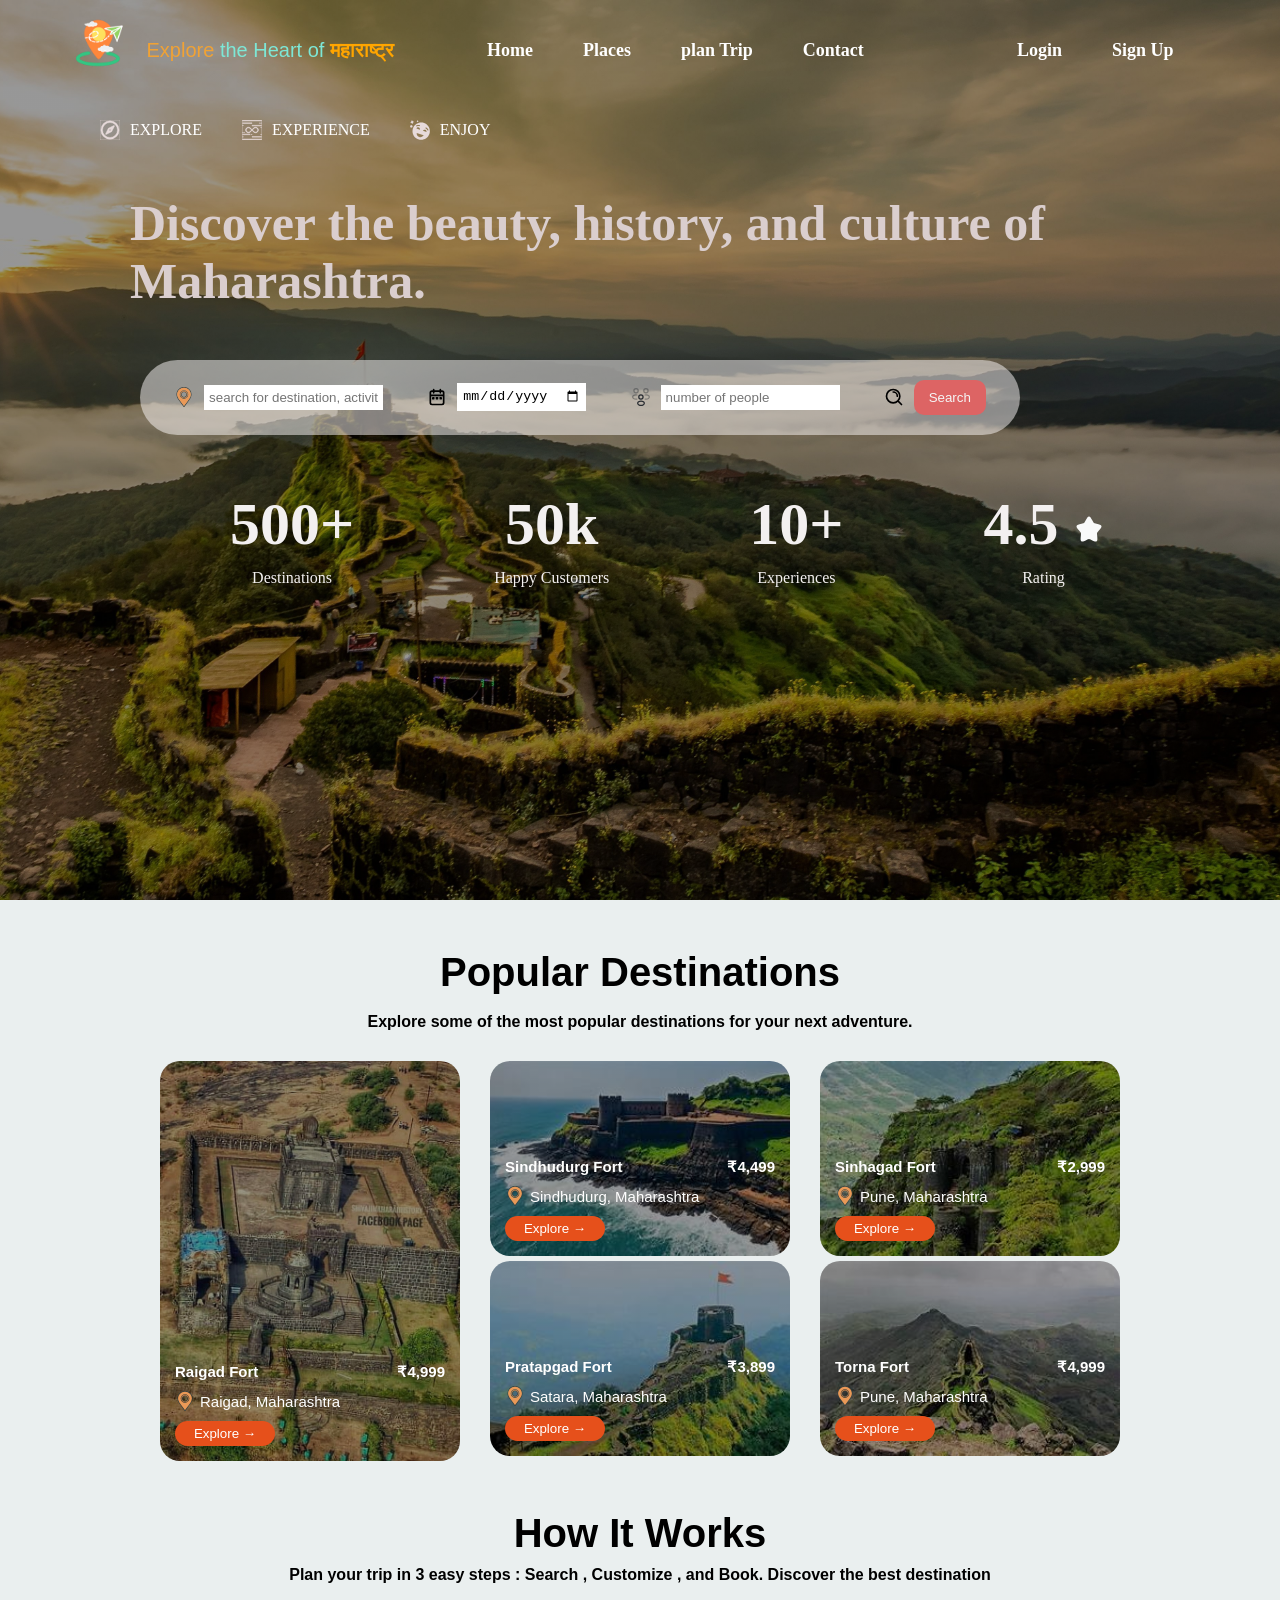
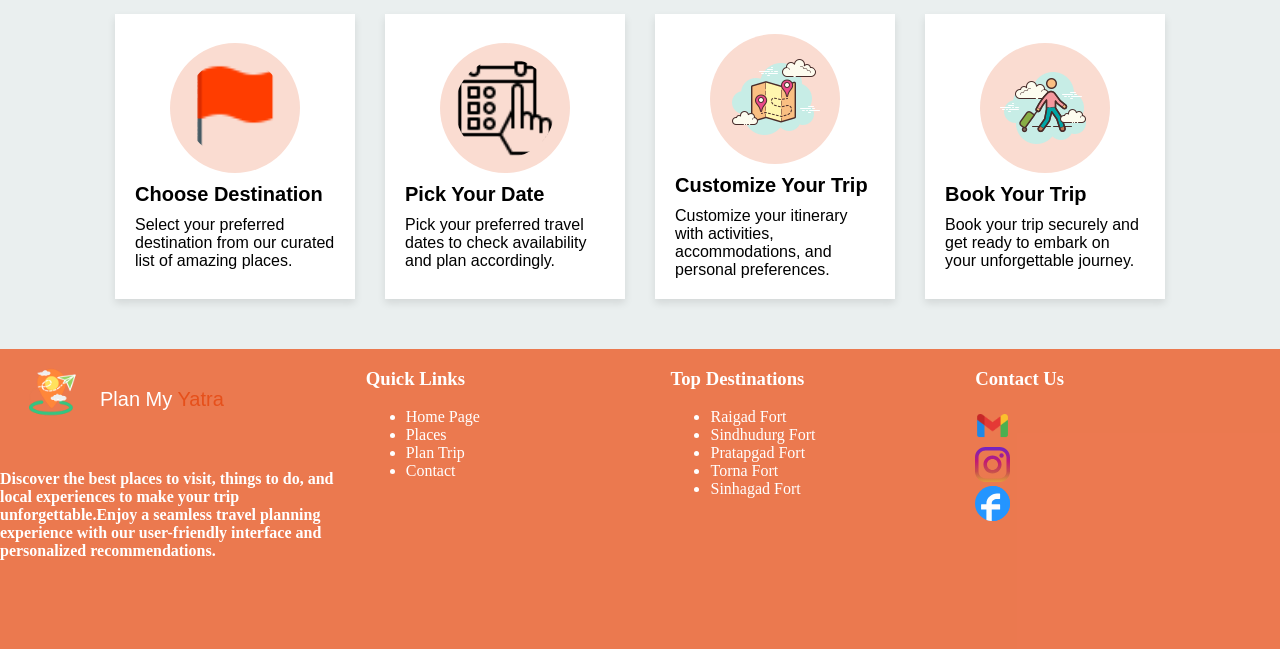
<file: index.html>
<!doctype html>
<html>
  <head>
    <title>Home</title>
    <link rel="stylesheet" href="./css/style.css" />
    <link rel="stylesheet" href="./css/navbar.css" />
    <link rel="stylesheet" href="./css/home.css" />
    <link rel="stylesheet"  href="./css/footer.css"/>
    
  </head>
  <body>
    <div class="main-hero-section">
      <!-- Navbar -->
      <div class="main-container">
        <div class="img-container">
          <img
            src="./images/main-logo-img-4.png"
            alt="logo"
            class="main-logo-img"
          />
          <h1 class="website-name">
            <span style="color: rgb(240, 162, 53)">Explore</span>
            <span style="color: rgb(125, 231, 214)">the Heart of</span>
            <span style="color: orange"><b> महाराष्ट्र</b></span>
          </h1>
        </div>
        <div class="nav-menu">
          <a href="./index.html" class="menu">Home</a>
          <a href="./pages/places.html" class="menu">Places</a>
          <a href="./pages/plan-trip.html" class="menu">plan Trip</a>
          <a href="./pages/contact.html" class="menu">Contact</a>
        </div>
        <div class="nav-menu">
            <a href="./pages/login.html" class="menu">Login</a>
            <a href="./pages/signup.html" class="menu">Sign Up</a>
        </div>
       
      </div>

      <!-- Main Content -->
      <div class="main-content">
        <div class="highlighted-main-content">
          <span class="highlighted-words">
            <img src="./images/explore-icon.svg" height="20px" alt="Explore" />
            EXPLORE
          </span>
          <span class="highlighted-words">
            <img
              src="./images/experience-icon.svg"
              height="20px"
              alt="Experience"
            />
            EXPERIENCE
          </span>
          <span class="highlighted-words">
            <img src="./images/enjoy-icon.svg" height="20px" alt="Enjoy" />
            ENJOY
          </span>
        </div>
        <div class="sub-content">
          <h1>Discover the beauty, history, and culture of Maharashtra.</h1>
        </div>

        <div class="destination-container">
          <div class="destination-container-icons">
            <img src="./images/location-icon.svg" height="20px" alt="Search" />
            <input
              class="input-container"
              type="text"
              placeholder="search for destination, activities, or experiences"
            />
          </div>

          <div class="destination-container-icons">
            <img src="./images/date-icon.svg" height="20px" alt="Calendar" />
            <input class="input-container" type="date" />
          </div>

          <div class="destination-container-icons">
            <img src="./images/people-icon.svg" height="20px" alt="People" />
            <input
              class="input-container"
              type="number"
              placeholder="number of people"
            />
          </div>

          <div class="destination-container-icons">
            <img src="./images/search-icon.svg" height="20px" alt="Search" />
            <button class="btn-search">Search</button>
          </div>
        </div>
        <div class="statistics-container">

          <div  class="statistics-value"> 
           <span class="statistics-number"> 500+ </span> 
           <span>Destinations</span> 
          </div>

          <div  class="statistics-value">
            <span class="statistics-number">50k</span>
            <span> Happy Customers</span>
          </div>

          <div class="statistics-value">
            <span class="statistics-number">10+</span>
            <span> Experiences</span>
          </div>

          <div  class="statistics-value">
            <span class="statistics-number">4.5 <img src="./images/star-icon.svg" height="30px"/> </span>
            <span> Rating</span>
          </div>
        </div>
      </div>
    </div>
<!-- destinations z-->
   
      <div class="destinations-section">
        <span class="destinations-section-heading">Popular Destinations</span>
        <br />
        <span
          >Explore some of the most popular destinations for your next
          adventure.</span
        >

        <div class="destinations-section-container">
          <div class="destinations-section-items-1">
            <div class="card-info">
              <div class="card-top-info">
                <span class="card-name">Raigad Fort</span>
                <span class="card-prize">₹4,999</span>
              </div>
              <div class="card-bottom-info">
                <img src="./images/location-icon.svg" alt="Location" height="20px" />
                <span>Raigad, Maharashtra</span>
              </div>
              <button class="btn-book">Explore →</button>
            </div>
          </div>

          <div class="destinations-section-items-2">
            <div class="destinations-section-items-2-sub-1">
              <div class="card-info">
                <div class="card-top-info">
                  <span class="card-name">Sindhudurg Fort</span>
                  <span class="card-prize">₹4,499</span>
                </div>
                <div class="card-bottom-info">
                  <img
                    src="./images/location-icon.svg"
                    alt="Location"
                    height="20px"
                  />
                  <span>Sindhudurg, Maharashtra</span>
                </div>
                <button class="btn-book">Explore →</button>
              </div>
            </div>

            <div class="destinations-section-items-2-sub-2">
              <div class="card-info">
                <div class="card-top-info">
                  <span class="card-name">Pratapgad Fort</span>
                  <span class="card-prize">₹3,899</span>
                </div>
                <div class="card-bottom-info">
                  <img
                    src="./images/location-icon.svg"
                    alt="Location"
                    height="20px"
                  />
                  <span>Satara, Maharashtra</span>
                </div>
                <button class="btn-book">Explore →</button>
              </div>
            </div>
          </div>

          <div class="destination-container-items-3">
            <div class="destinations-section-items-3-sub-1">
              <div class="card-info">
                <div class="card-top-info">
                  <span class="card-name">Sinhagad Fort</span>
                  <span class="card-prize">₹2,999</span>
                </div>
                <div class="card-bottom-info">
                  <img
                    src="./images/location-icon.svg"
                    alt="Location"
                    height="20px"
                  />
                  <span>Pune, Maharashtra</span>
                </div>
                <button class="btn-book">Explore →</button>
              </div>
            </div>
            <div class="destinations-section-items-3-sub-2">
              <div class="card-info">
                <div class="card-top-info">
                  <span class="card-name">Torna Fort</span>
                  <span class="card-prize">₹4,999</span>
                </div>
                <div class="card-bottom-info">
                  <img
                    src="./images/location-icon.svg"
                    alt="Location"
                    height="20px"
                  />
                  <span>Pune, Maharashtra</span>
                </div>
                <button class="btn-book">Explore →</button>
              </div>
            </div>
          </div>
        </div>
      </div>
            <!-- how its work section -->
      <div class="work-section-container">
        <span class="work-section-heading">How It Works</span>
        <span class="work-section-description"
          >Plan your trip in 3 easy steps : Search , Customize , and Book.
          Discover the best destination</span
        >

        <div class="work-section-card-container">
          <div class="work-section-card-container-item">
            <div class="work-section-card">
              <img
                src="./images/distination-icon.png"
                alt="Search"
                height="100px"
                class="work-section-img"
              />
            </div>
            <span class="work-card-heading">Choose Destination</span>
            <span
              >Select your preferred destination from our curated list of
              amazing places.</span
            >
          </div>

          <div class="work-section-card-container-item">
            <div class="work-section-card">
              <img
                src="./images/date-icon.png "
                alt="Search"
                height="100px"
                class="work-section-img"
              />
            </div>
            <span class="work-card-heading">Pick Your Date</span>
            <span
              >Pick your preferred travel dates to check availability and plan
              accordingly.</span
            >
          </div>

          <div class="work-section-card-container-item">
            <div class="work-section-card">
              <img
                src="./images/cust-trip.png"
                alt="Search"
                height="100px"
                class="work-section-img"
              />
            </div>
            <span class="work-card-heading">Customize Your Trip</span>
            <span
              >Customize your itinerary with activities, accommodations, and
              personal preferences.</span
            >
          </div>

          <div class="work-section-card-container-item">
            <div class="work-section-card">
              <img
                src="./images/trip.png"
                alt="Search"
                height="100px"
                class="work-section-img"
              />
            </div>
            <span class="work-card-heading">Book Your Trip</span>
            <span
              >Book your trip securely and get ready to embark on your
              unforgettable journey.</span>
          </div>
        </div>
      </div>

          <!-- footer -->

      <!-- main logo n heading -->
       <div class="footer-main-container">
          <div class="footer-menu-container">

        <div class="footer-child-item-1">
              <div class="img-container">
               <img
               src="./images/main-logo-img-4.png"
                alt="logo"
               class="main-logo-img" />
          <h1 class="website-name">
            Plan My <span style="color: #e6501b">Yatra</span> </h1>
        </div>
        <h4>Discover the best places to visit, things to do, and local experiences
          to make your trip unforgettable.Enjoy a seamless travel planning
          experience with our user-friendly interface and personalized
          recommendations.</h4>
          </div>

          <!-- quick links -->
          <div class="footer-child-item">
            <h3>Quick Links</h3>
            <ul>
              <li><a class="footer-links" href="./index.html">Home Page</a></li>
              <li><a class="footer-links" href="./pages/destination.html">Places</a></li>
              <li><a class="footer-links" href="./pages/plan_trip.html">Plan Trip</a></li>
              <li><a class="footer-links" href="./pages/contact.html">Contact</a></li>

            </ul>
          </div>

          <div class="footer-child-item">
            <h3>Top Destinations</h3>
              <ul>
              <li><a class="footer-links" href="#">Raigad Fort</a></li>
              <li><a class="footer-links" href="#">Sindhudurg Fort</a></li>
              <li><a class="footer-links" href="#">Pratapgad Fort</a></li>
              <li><a class="footer-links" href="#">Torna Fort</a></li>
              <li><a class="footer-links" href="#">Sinhagad Fort</a></li>
              </ul>
          </div>

          <div class="footer-child-item">
            <h3>Contact Us</h3>
           <div class="email-box">
            <a class="footer-links" href="mailto:shravanisherkar@gmail.com">
           <img src="./images/gmail.png" alt="logo" width="35px">
    </a>
</div>
           <div class="email-box">
            <a class="footer-links" href="https://www.instagram.com/?hl=en">
           <img src="./images/instageam-icon.svg" alt="logo" width="35px">
    </a>
</div>
                    <div class="email-box">
            <a class="footer-links" href="https://www.facebook.com/">
           <img src="./images/facebook-icon.svg" alt="logo" width="35px">
    </a>
</div>
           

          </div>

       </div>

  </body>
</html>
</file>
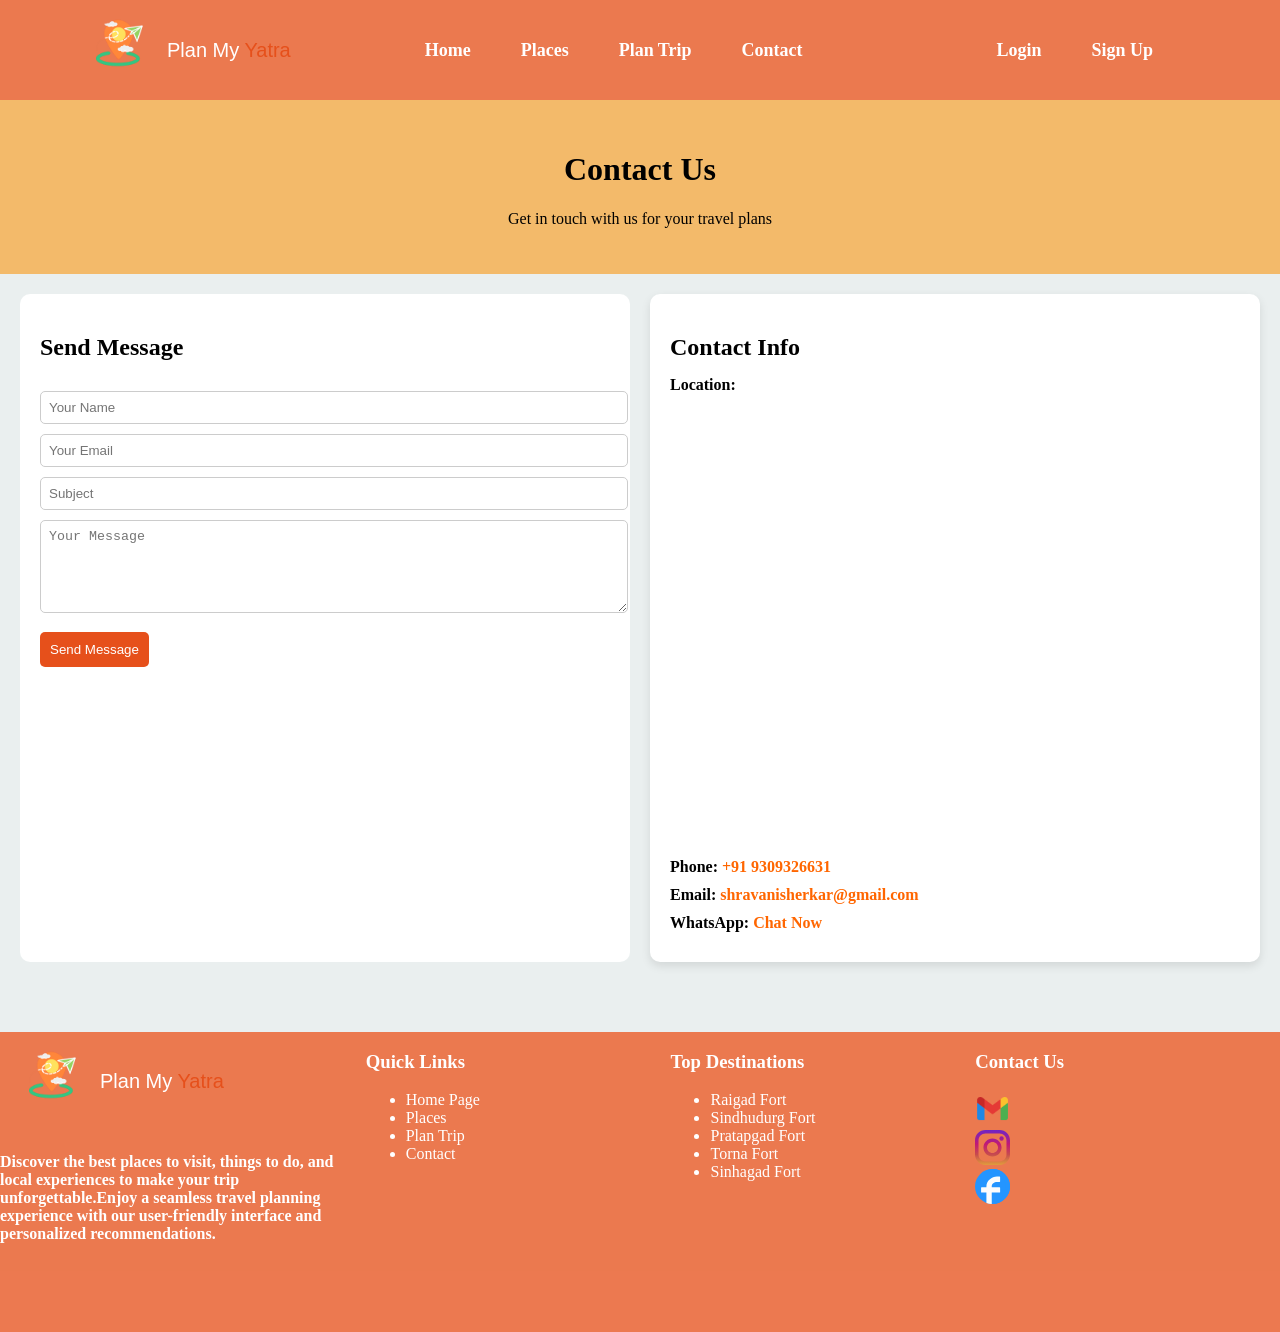
<file: pages/contact.html>
<!DOCTYPE html>
<html lang="en">
<head>
    <meta charset="UTF-8">
    <meta name="viewport" content="width=device-width, initial-scale=1.0">
    <title>Document</title>
      <link rel="stylesheet" href="./../css/style.css" />
    <link rel="stylesheet" href="./../css/contact.css" />
    <link rel="stylesheet" href="./../css/navbar.css" />
    <link rel="stylesheet" href="./../css/footer.css">
</head>
<body>
      <div class="main-hero-section">
      
     <!-- Navbar -->
      <div class="main-container">
        <div class="img-container">
          <img
            src="./../images/main-logo-img-4.png"
            alt="logo"
            class="main-logo-img"
          />
          <h1 class="website-name">
            Plan My <span style="color: #e6501b">Yatra</span>
          </h1>
        </div>

        <div class="nav-menu">
          <a href="./../index.html" class="menu">Home</a>
          <a href="./../pages/places.html" class="menu">Places</a>
          <a href="./../pages/plan-trip.html" class="menu">Plan Trip</a>
          <a href="./../pages/contact.html" class="menu">Contact</a>
        </div>

        <div class="nav-menu">
          <a href="./../pages/login.html" class="menu">Login</a>
          <a href="./../pages/signup.html" class="menu">Sign Up</a>
        </div>
    </div>
</div>
   <!-- Header -->
    <div class="contact-header">
        <h1>Contact Us</h1>
        <p>Get in touch with us for your travel plans</p>
    </div>

    <!-- Contact Section -->
    <div class="contact-container">

        <!-- Form -->
        <div class="contact-form">
            <h2>Send Message</h2>

            <form>
                <input type="text" placeholder="Your Name" required>
                <input type="email" placeholder="Your Email" required>
                <input type="text" placeholder="Subject">
                <textarea placeholder="Your Message" rows="5"></textarea>

                <button type="submit">Send Message</button>
            </form>
        </div>

         <div class="contact-info">
    <h2>Contact Info</h2>

    <p>
        <b>Location:</b> 
        <a>
          <iframe src="https://www.google.com/maps/embed?pb=!1m18!1m12!1m3!1d120650.34679906249!2d74.56611039376799!3d19.093466134423515!2m3!1f0!2f0!3f0!3m2!1i1024!2i768!4f13.1!3m3!1m2!1s0x3bdcb05d46788921%3A0x6677e92c1a5181b6!2sAhilyanagar%2C%20Maharashtra!5e0!3m2!1sen!2sin!4v1774433601849!5m2!1sen!2sin" width="600" height="450" style="border:0;" allowfullscreen="" loading="lazy" referrerpolicy="no-referrer-when-downgrade"></iframe> 
        </a>
    </p>

    <p>
       <b>Phone:</b> 
        <a href="tel:+919309326631">+91 9309326631</a>
    </p>

    <p>
         <b>Email:</b> 
        <a href="mailto:shravanisherkar@gmail.com">shravanisherkar@gmail.com</a>
    </p>

    <p>
         <b>WhatsApp:</b> 
        <a href="https://web.whatsapp.com/" target="_blank">Chat Now</a>
    </p>

</div>

    </div>
        <!-- footer -->

      <!-- main logo n heading -->
       <div class="footer-main-container">
          <div class="footer-menu-container">

        <div class="footer-child-item-1">
              <div class="img-container">
               <img
               src="../images/main-logo-img-4.png"
                alt="logo"
               class="main-logo-img" />
          <h1 class="website-name">
            Plan My <span style="color: #e6501b">Yatra</span> </h1>
        </div>
        <h4>Discover the best places to visit, things to do, and local experiences
          to make your trip unforgettable.Enjoy a seamless travel planning
          experience with our user-friendly interface and personalized
          recommendations.</h4>
          </div>

          <!-- quick links -->
          <div class="footer-child-item">
            <h3>Quick Links</h3>
            <ul>
              <li><a class="footer-links" href="../index.html">Home Page</a></li>
              <li><a class="footer-links" href="../pages/places.html">Places</a></li>
              <li><a class="footer-links" href="../pages/plan_trip.html">Plan Trip</a></li>
              <li><a class="footer-links" href="../pages/contact.html">Contact</a></li>

            </ul>
          </div>

          <div class="footer-child-item">
            <h3>Top Destinations</h3>
              <ul>
              <li><a class="footer-links" href="#">Raigad Fort</a></li>
              <li><a class="footer-links" href="#">Sindhudurg Fort</a></li>
              <li><a class="footer-links" href="#">Pratapgad Fort</a></li>
              <li><a class="footer-links" href="#">Torna Fort</a></li>
              <li><a class="footer-links" href="#">Sinhagad Fort</a></li>
              </ul>
          </div>

          <div class="footer-child-item">
            <h3>Contact Us</h3>
           <div class="email-box">
            <a class="footer-links" href="mailto:shravanisherkar@gmail.com">
           <img src="../images/gmail.png" alt="logo" width="35px">
    </a>
</div>
           <div class="email-box">
            <a class="footer-links" href="https://www.instagram.com/?hl=en">
           <img src="../images/instageam-icon.svg" alt="logo" width="35px">
    </a>
</div>
                    <div class="email-box">
            <a class="footer-links" href="https://www.facebook.com/">
           <img src="../images/facebook-icon.svg" alt="logo" width="35px">
    </a>
</div>
           

          </div>

       </div>

  </body>
</html>
</file>
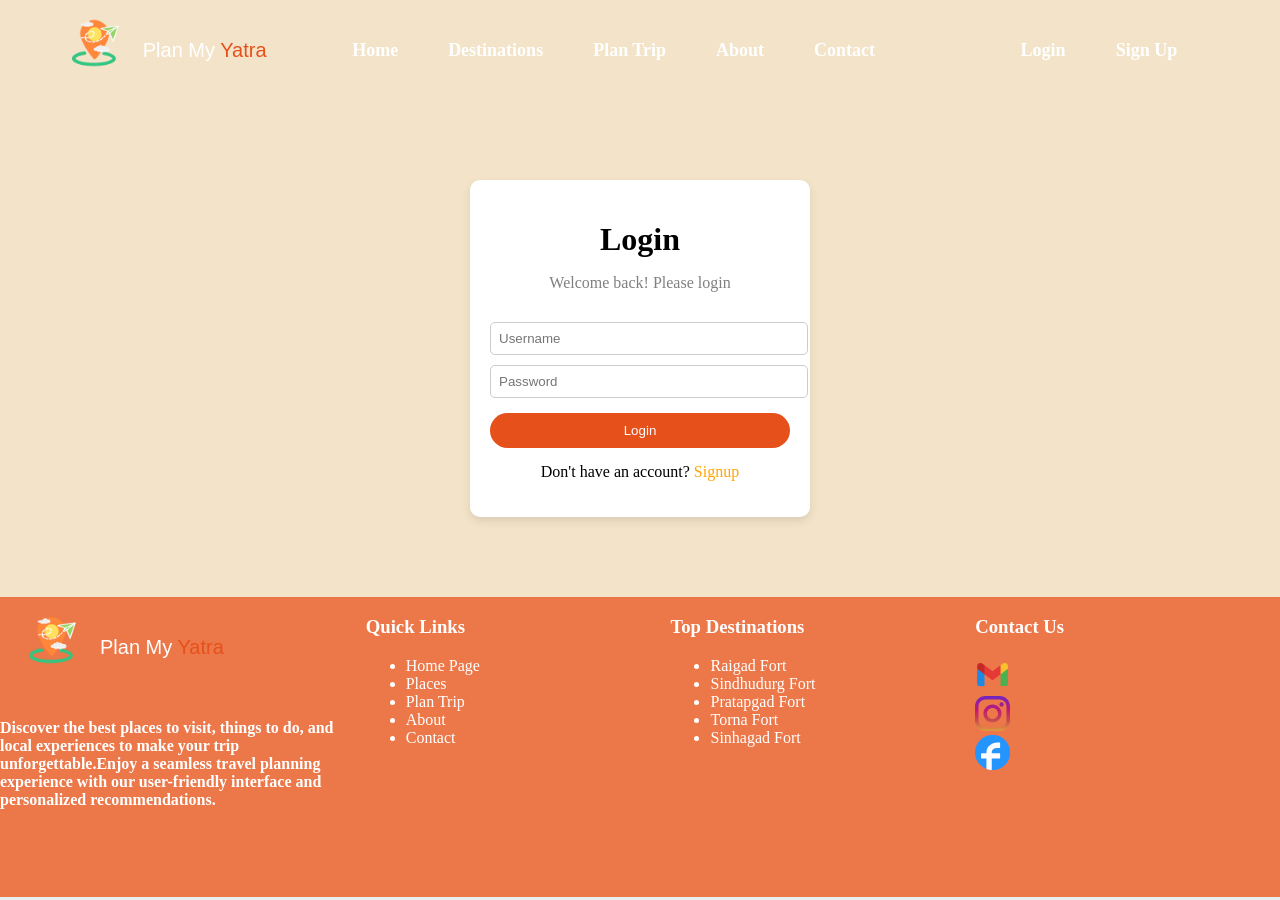
<file: pages/login.html>
<!doctype html>
<html>
  <head>
    <title>Home</title>
    <link rel="stylesheet" href="./../css/style.css" />
    <link rel="stylesheet" href="./../css/login.css" />
    <link rel="stylesheet" href="./../css/navbar.css" />
    <link rel="stylesheet" href="./../css/footer.css">
  </head>

  <body>
    <div class="main-hero-section">
      <!-- Navbar -->
      <div class="main-container">
        <div class="img-container">
          <img
            src="./../images/main-logo-img-4.png"
            alt="logo"
            class="main-logo-img"
          />
          <h1 class="website-name">
            Plan My <span style="color: #e6501b">Yatra</span>
          </h1>
        </div>

        <div class="nav-menu">
          <a href="./../index.html" class="menu">Home</a>
          <a href="./../pages/places.html" class="menu">Destinations</a>
          <a href="./../pages/plan-trip.html" class="menu">Plan Trip</a>
          <a href="./../pages/about.html" class="menu">About</a>
          <a href="./../pages/contact.html" class="menu">Contact</a>
        </div>

        <div class="nav-menu">
          <a href="./../pages/login.html" class="menu">Login</a>
          <a href="./../pages/signup.html" class="menu">Sign Up</a>
        </div>
    </div>

     <div class="login-container">

        <h1>Login</h1>
        <p class="sub">Welcome back! Please login</p>

        <form>
            <input type="text" placeholder="Username" required>
            <input type="password" placeholder="Password" required>

            <button type="submit">Login</button>
        </form>

        <p class="extra">
            Don't have an account? 
            <a href="./signup.html">Signup</a>
        </p>

    </div>
     <div class="footer-main-container">
          <div class="footer-menu-container">

        <div class="footer-child-item-1">
              <div class="img-container">
               <img
               src="./../images/main-logo-img-4.png"
                alt="logo"
               class="main-logo-img" />
          <h1 class="website-name">
            Plan My <span style="color: #e6501b">Yatra</span> </h1>
        </div>
        <h4>Discover the best places to visit, things to do, and local experiences
          to make your trip unforgettable.Enjoy a seamless travel planning
          experience with our user-friendly interface and personalized
          recommendations.</h4>
          </div>

          <!-- quick links -->
          <div class="footer-child-item">
            <h3>Quick Links</h3>
            <ul>
              <li><a class="footer-links" href="./../index.html">Home Page</a></li>
              <li><a class="footer-links" href="./../pages/places.html">Places</a></li>
              <li><a class="footer-links" href="./../pages/plan-trip.html">Plan Trip</a></li>
              <li><a class="footer-links" href="./../pages/about.html">About</a></li>
              <li><a class="footer-links" href="./../pages/contact.html">Contact</a></li>

            </ul>
          </div>

          <div class="footer-child-item">
            <h3>Top Destinations</h3>
              <ul>
              <li><a class="footer-links" href="#">Raigad Fort</a></li>
              <li><a class="footer-links" href="#">Sindhudurg Fort</a></li>
              <li><a class="footer-links" href="#">Pratapgad Fort</a></li>
              <li><a class="footer-links" href="#">Torna Fort</a></li>
              <li><a class="footer-links" href="#">Sinhagad Fort</a></li>
              </ul>
          </div>
  <div class="footer-child-item">
            <h3>Contact Us</h3>
           <div class="email-box">
            <a class="footer-links" href="mailto:shravanisherkar@gmail.com">
           <img src="../images/gmail.png" alt="logo" width="35px">
    </a>
</div>
           <div class="email-box">
            <a class="footer-links" href="https://www.instagram.com/?hl=en">
           <img src="../images/instageam-icon.svg" alt="logo" width="35px">
    </a>
</div>
                    <div class="email-box">
            <a class="footer-links" href="https://www.facebook.com/">
           <img src="../images/facebook-icon.svg" alt="logo" width="35px">
    </a>
</div>
           

           

          </div>

       </div>


    </body>  
    </html>
</file>
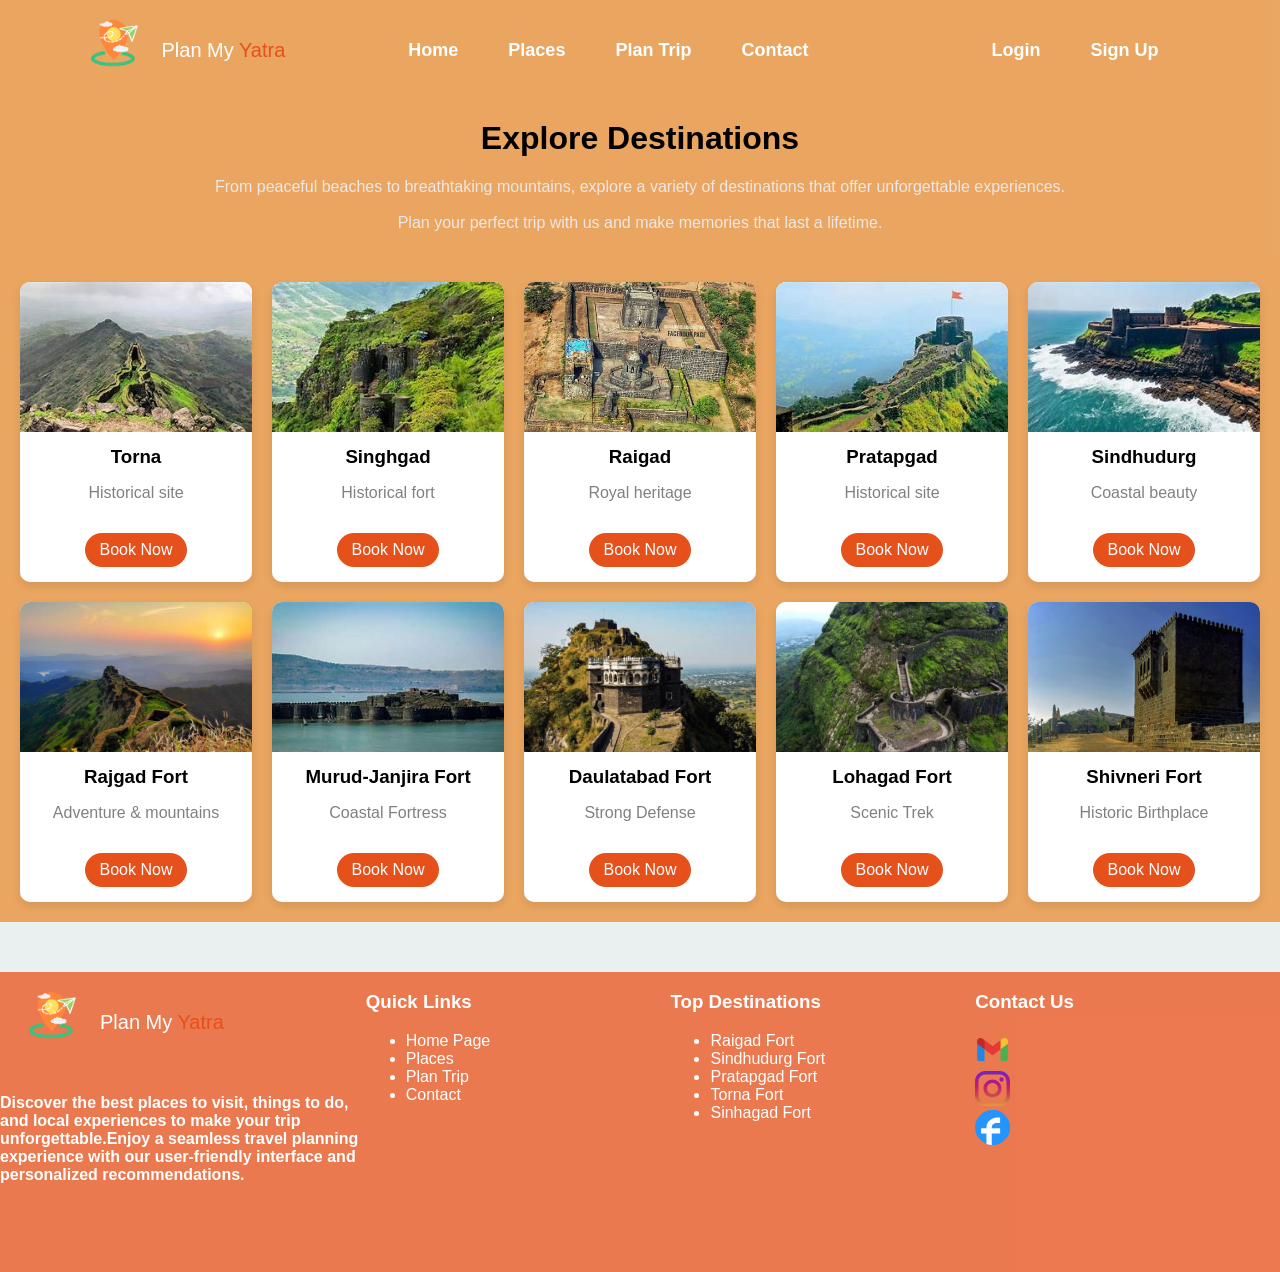
<file: pages/places.html>
<!DOCTYPE html>
<html lang="en">
<head>
    <title>Places</title>
    <link rel="stylesheet" href="./../css/style.css" />
    <link rel="stylesheet" href="./../css/places.css" />
    <link rel="stylesheet" href="./../css/navbar.css" />
    <link rel="stylesheet" href="./../css/footer.css">
</head>
<body>
    <div class="main-hero-section">
      <!-- Navbar -->
      <div class="main-container">
        <div class="img-container">
          <img
            src="./../images/main-logo-img-4.png"
            alt="logo"
            class="main-logo-img"
          />
          <h1 class="website-name">
            Plan My <span style="color: #e6501b">Yatra</span>
          </h1>
        </div>

        <div class="nav-menu">
          <a href="./../index.html" class="menu">Home</a>
          <a href="./../pages/places.html" class="menu">Places</a>
          <a href="./../pages/plan-trip.html" class="menu">Plan Trip</a>
          <a href="./../pages/contact.html" class="menu">Contact</a>
        </div>

        <div class="nav-menu">
          <a href="./../pages/login.html" class="menu">Login</a>
          <a href="./../pages/signup.html" class="menu">Sign Up</a>
        </div>
    </div>

         <h1 class="main-heading">Explore Destinations</h1>
    <p class="sub-heading">From peaceful beaches to breathtaking mountains, explore a variety of
        destinations that offer unforgettable experiences. <br>
        <br>Plan your perfect
        trip with us and make memories that last a lifetime.</p>

         <!-- Card Container -->
    <div class="card-container">

        <div class="card">
            <img src="./../images/torna-img.jpeg">
            <h3>Torna</h3>
            <p>Historical site</p>
            <a href="./../pages/plan_trip.html" class="btn">Book Now</a>
        </div>

        <div class="card">
            <img src="./../images/singhgad-img.jpeg">
            <h3>Singhgad</h3>
            <p>Historical fort</p>
            <a href="./../pages/plan_trip.html" class="btn">Book Now</a>
        </div>

        <div class="card">
            <img src="./../images/raigad-img.jpg">
            <h3>Raigad</h3>
            <p>Royal heritage</p>
            <a href="./../pages/plan_trip.html" class="btn">Book Now</a>
        </div>

        <div class="card">
            <img src="./../images/pratapgad-img.jpeg">
            <h3>Pratapgad</h3>
            <p>Historical site</p>
            <a href="./../pages/plan_trip.html" class="btn">Book Now</a>
        </div>

        <div class="card">
            <img src="./../images/sindhudurg-img.jpeg">
            <h3>Sindhudurg</h3>
            <p>Coastal beauty</p>
            <a href="./../pages/plan_trip.html" class="btn">Book Now</a>
        </div>

        <div class="card">
            <img src="./../images/rajgad-img.jpg">
            <h3>Rajgad Fort</h3>
            <p>Adventure & mountains</p>
            <a href="./../pages/plan_trip.html" class="btn">Book Now</a>
        </div>

        <div class="card">
            <img src="./../images/murud-janjira-img.jpeg">
            <h3>Murud-Janjira Fort</h3>
            <p>Coastal Fortress</p>
            <a href="./../pages/plan_trip.html" class="btn">Book Now</a>
        </div>

        <div class="card">
            <img src="./../images/daulatabad-img.png">
            <h3>Daulatabad Fort</h3>
            <p>Strong Defense</p>
            <a href="./../pages/plan_trip.html" class="btn">Book Now</a>
        </div>

        <div class="card">
            <img src="./../images/Lohagad-Fort.jpg">
            <h3>Lohagad Fort</h3>
            <p>Scenic Trek</p>
            <a href="./../pages/plan_trip.html" class="btn">Book Now</a>
        </div>

        <div class="card">
            <img src="./../images/shivneri-img.webp">
            <h3>Shivneri Fort</h3>
            <p>Historic Birthplace</p>
            <a href="./../pages/plan_trip.html" class="btn">Book Now</a>
        </div>

    </div>
</div> 

          <!-- footer -->

      <!-- main logo n heading -->
       <div class="footer-main-container">
          <div class="footer-menu-container">

        <div class="footer-child-item-1">
              <div class="img-container">
               <img
               src="../images/main-logo-img-4.png"
                alt="logo"
               class="main-logo-img" />
          <h1 class="website-name">
            Plan My <span style="color: #e6501b">Yatra</span> </h1>
        </div>
        <h4>Discover the best places to visit, things to do, and local experiences
          to make your trip unforgettable.Enjoy a seamless travel planning
          experience with our user-friendly interface and personalized
          recommendations.</h4>
          </div>

          <!-- quick links -->
          <div class="footer-child-item">
            <h3>Quick Links</h3>
            <ul>
              <li><a class="footer-links" href="../index.html">Home Page</a></li>
              <li><a class="footer-links" href="../pages/places.html">Places</a></li>
              <li><a class="footer-links" href="../pages/plan_trip.html">Plan Trip</a></li>
              <li><a class="footer-links" href="../pages/contact.html">Contact</a></li>

            </ul>
          </div>

          <div class="footer-child-item">
            <h3>Top Destinations</h3>
              <ul>
              <li><a class="footer-links" href="#">Raigad Fort</a></li>
              <li><a class="footer-links" href="#">Sindhudurg Fort</a></li>
              <li><a class="footer-links" href="#">Pratapgad Fort</a></li>
              <li><a class="footer-links" href="#">Torna Fort</a></li>
              <li><a class="footer-links" href="#">Sinhagad Fort</a></li>
              </ul>
          </div>

          <div class="footer-child-item">
            <h3>Contact Us</h3>
           <div class="email-box">
            <a class="footer-links" href="mailto:shravanisherkar@gmail.com">
           <img src="../images/gmail.png" alt="logo" width="35px">
    </a>
</div>
           <div class="email-box">
            <a class="footer-links" href="https://www.instagram.com/?hl=en">
           <img src="../images/instageam-icon.svg" alt="logo" width="35px">
    </a>
</div>
                    <div class="email-box">
            <a class="footer-links" href="https://www.facebook.com/">
           <img src="../images/facebook-icon.svg" alt="logo" width="35px">
    </a>
</div>
           

          </div>

       </div>

  </body>
</html>
</file>
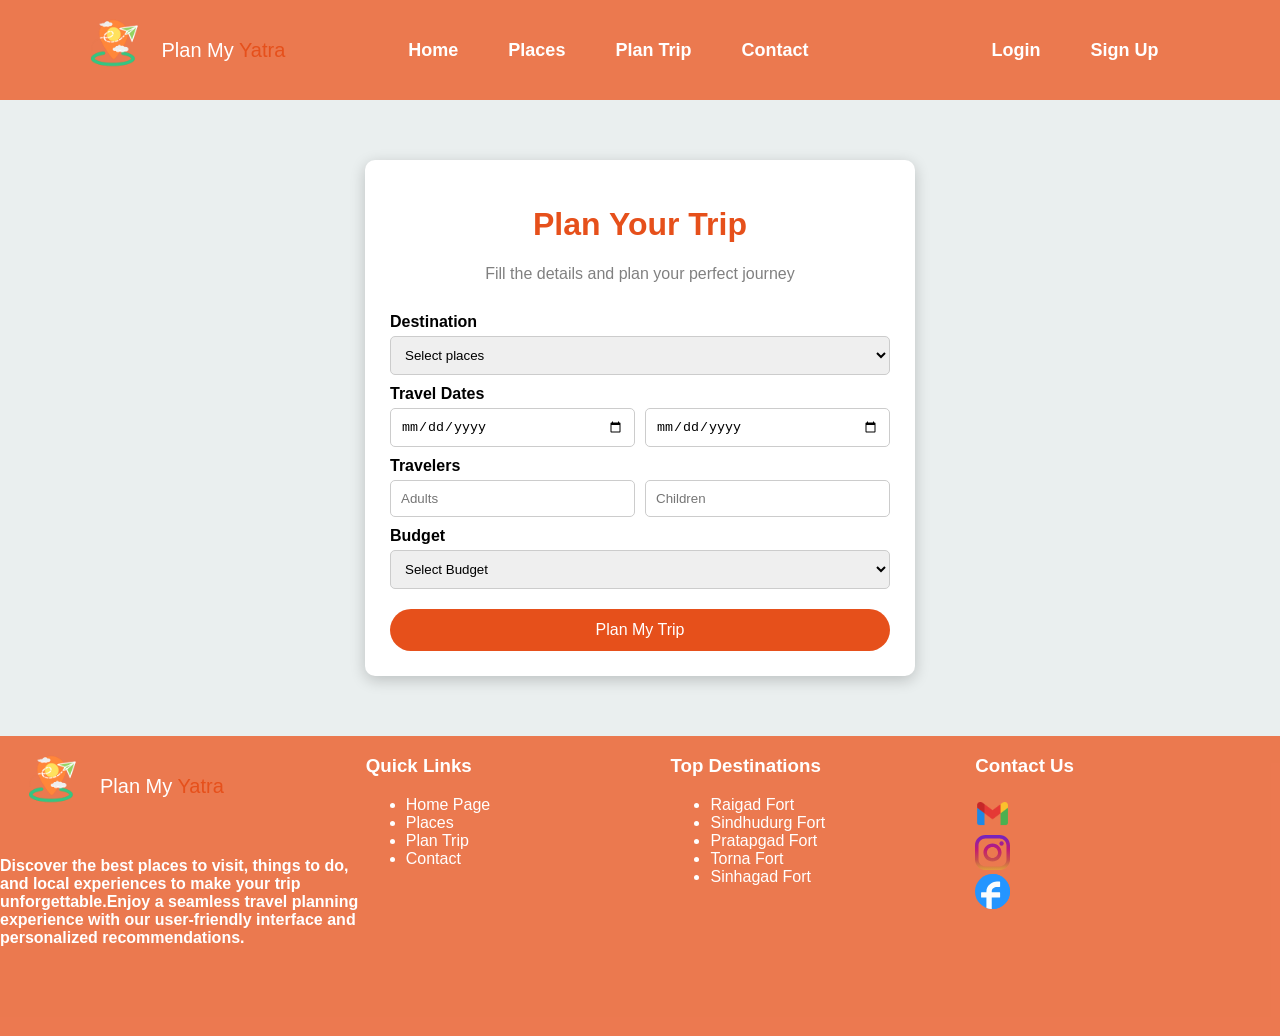
<file: pages/plan-trip.html>
<!DOCTYPE html>
<html lang="en">
<head>
    <meta charset="UTF-8">
    <meta name="viewport" content="width=device-width, initial-scale=1.0">
    <title>Document</title>
      <link rel="stylesheet" href="./../css/style.css" />
    <link rel="stylesheet" href="./../css/plan-trip.css" />
    <link rel="stylesheet" href="./../css/navbar.css" />
    <link rel="stylesheet" href="./../css/footer.css">
</head>
<body>
<div class="main-hero-section">

     <!-- Navbar -->
      <div class="main-container">
        <div class="img-container">
          <img
            src="./../images/main-logo-img-4.png"
            alt="logo"
            class="main-logo-img"
          />
          <h1 class="website-name">
            Plan My <span style="color: #e6501b">Yatra</span>
          </h1>
        </div>

        <div class="nav-menu">
          <a href="./../index.html" class="menu">Home</a>
          <a href="./../pages/places.html" class="menu">Places</a>
          <a href="./../pages/plan-trip.html" class="menu">Plan Trip</a>
          <a href="./../pages/contact.html" class="menu">Contact</a>
        </div>

        <div class="nav-menu">
          <a href="./../pages/login.html" class="menu">Login</a>
          <a href="./../pages/signup.html" class="menu">Sign Up</a>
        </div>
    </div>
</div>

  <!-- FORM -->
  <div class="container">

    <h1>Plan Your Trip</h1>
    <p class="sub">Fill the details and plan your perfect journey</p>

    <form class="form">
      <label>Destination</label>
      <select>
        <option>Select places</option>
        <option>raigad fort</option>
        <option>sinhagad fort</option>
         <option>raigad fort</option>
          <option>murud-janjira</option>
      </select>

      <label>Travel Dates</label>
      <div class="row">
        <input type="date">
        <input type="date">
      </div>

      <label>Travelers</label>
      <div class="row">
        <input type="number" placeholder="Adults">
        <input type="number" placeholder="Children">
      </div>

      <label>Budget</label>
      <select>
        <option>Select Budget</option>
        <option>Low</option>
        <option>Medium</option>
      </select>

      <button type="submit">Plan My Trip</button>
    </form>

  </div>

</div>

   <!-- footer -->

      <!-- main logo n heading -->
       <div class="footer-main-container">
          <div class="footer-menu-container">

        <div class="footer-child-item-1">
              <div class="img-container">
               <img
               src="../images/main-logo-img-4.png"
                alt="logo"
               class="main-logo-img" />
          <h1 class="website-name">
            Plan My <span style="color: #e6501b">Yatra</span> </h1>
        </div>
        <h4>Discover the best places to visit, things to do, and local experiences
          to make your trip unforgettable.Enjoy a seamless travel planning
          experience with our user-friendly interface and personalized
          recommendations.</h4>
          </div>

          <!-- quick links -->
          <div class="footer-child-item">
            <h3>Quick Links</h3>
            <ul>
              <li><a class="footer-links" href="../index.html">Home Page</a></li>
              <li><a class="footer-links" href="../pages/places.html">Places</a></li>
              <li><a class="footer-links" href="../pages/plan_trip.html">Plan Trip</a></li>
              <li><a class="footer-links" href="../pages/contact.html">Contact</a></li>

            </ul>
          </div>

          <div class="footer-child-item">
            <h3>Top Destinations</h3>
              <ul>
              <li><a class="footer-links" href="#">Raigad Fort</a></li>
              <li><a class="footer-links" href="#">Sindhudurg Fort</a></li>
              <li><a class="footer-links" href="#">Pratapgad Fort</a></li>
              <li><a class="footer-links" href="#">Torna Fort</a></li>
              <li><a class="footer-links" href="#">Sinhagad Fort</a></li>
              </ul>
          </div>

          <div class="footer-child-item">
            <h3>Contact Us</h3>
           <div class="email-box">
            <a class="footer-links" href="mailto:shravanisherkar@gmail.com">
           <img src="../images/gmail.png" alt="logo" width="35px">
    </a>
</div>
           <div class="email-box">
            <a class="footer-links" href="https://www.instagram.com/?hl=en">
           <img src="../images/instageam-icon.svg" alt="logo" width="35px">
    </a>
</div>
                    <div class="email-box">
            <a class="footer-links" href="https://www.facebook.com/">
           <img src="../images/facebook-icon.svg" alt="logo" width="35px">
    </a>
</div>
           

          </div>

       </div>

</body>
</html>
</file>
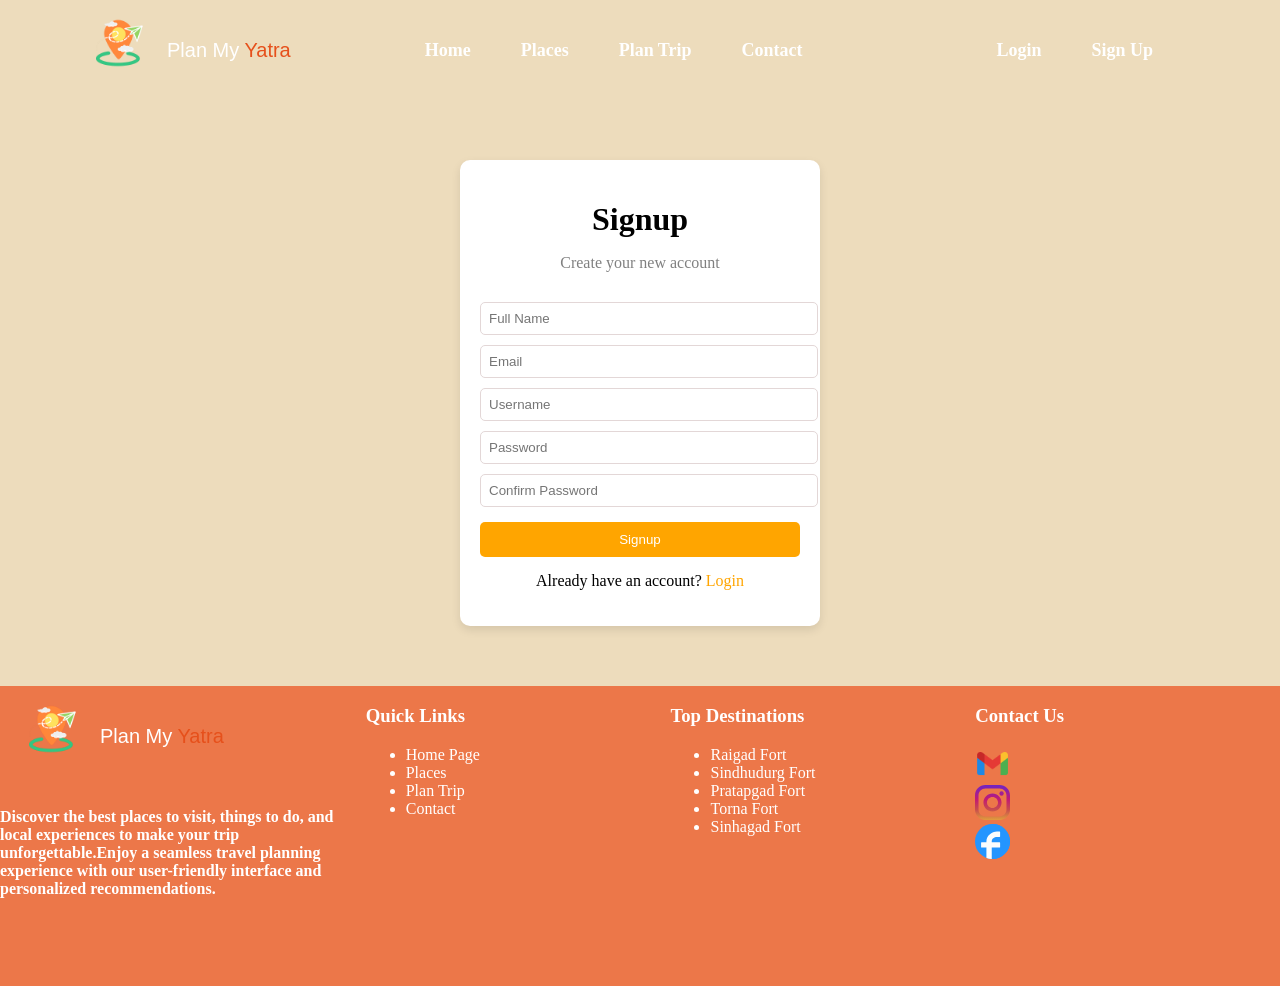
<file: pages/signup.html>
<!doctype html>
<html>
  <head>
    <title>Home</title>
    <link rel="stylesheet" href="./../css/style.css" />
    <link rel="stylesheet" href="./../css/signup.css" />
    <link rel="stylesheet" href="./../css/navbar.css" />
    <link rel="stylesheet" href="./../css/footer.css">
  </head>

  <body>
   <div class="main-hero-section">
      <!-- Navbar -->
      <div class="main-container">
        <div class="img-container">
          <img
            src="./../images/main-logo-img-4.png"
            alt="logo"
            class="main-logo-img"
          />
          <h1 class="website-name">
            Plan My <span style="color: #e6501b">Yatra</span>
          </h1>
        </div>

        <div class="nav-menu">
          <a href="./../index.html" class="menu">Home</a>
          <a href="./../pages/places.html" class="menu">Places</a>
          <a href="./../pages/plan_trip.html" class="menu">Plan Trip</a>
          <a href="./../pages/contact.html" class="menu">Contact</a>
        </div>

        <div class="nav-menu">
          <a href="./../pages/login.html" class="menu">Login</a>
          <a href="./../pages/signup.html" class="menu">Sign Up</a>
        </div>
    </div>
     <div class="signup-container">

        <h1>Signup</h1>
        <p class="sub">Create your new account</p>

        <form>
            <input type="text" placeholder="Full Name" required>
            <input type="email" placeholder="Email" required>
            <input type="text" placeholder="Username" required>
            <input type="password" placeholder="Password" required>
            <input type="password" placeholder="Confirm Password" required>

            <button type="submit">Signup</button>
        </form>

        <p class="extra">
            Already have an account? 
            <a href="./login.html">Login</a>
        </p>

    </div>

   <!-- footer -->

      <!-- main logo n heading -->
       <div class="footer-main-container">
          <div class="footer-menu-container">

        <div class="footer-child-item-1">
              <div class="img-container">
               <img
               src="../images/main-logo-img-4.png"
                alt="logo"
               class="main-logo-img" />
          <h1 class="website-name">
            Plan My <span style="color: #e6501b">Yatra</span> </h1>
        </div>
        <h4>Discover the best places to visit, things to do, and local experiences
          to make your trip unforgettable.Enjoy a seamless travel planning
          experience with our user-friendly interface and personalized
          recommendations.</h4>
          </div>

          <!-- quick links -->
          <div class="footer-child-item">
            <h3>Quick Links</h3>
            <ul>
              <li><a class="footer-links" href="../index.html">Home Page</a></li>
              <li><a class="footer-links" href="../pages/places.html">Places</a></li>
              <li><a class="footer-links" href="../pages/plan_trip.html">Plan Trip</a></li>
              <li><a class="footer-links" href="../pages/contact.html">Contact</a></li>

            </ul>
          </div>

          <div class="footer-child-item">
            <h3>Top Destinations</h3>
              <ul>
              <li><a class="footer-links" href="#">Raigad Fort</a></li>
              <li><a class="footer-links" href="#">Sindhudurg Fort</a></li>
              <li><a class="footer-links" href="#">Pratapgad Fort</a></li>
              <li><a class="footer-links" href="#">Torna Fort</a></li>
              <li><a class="footer-links" href="#">Sinhagad Fort</a></li>
              </ul>
          </div>

          <div class="footer-child-item">
            <h3>Contact Us</h3>
           <div class="email-box">
            <a class="footer-links" href="mailto:shravanisherkar@gmail.com">
           <img src="../images/gmail.png" alt="logo" width="35px">
    </a>
</div>
           <div class="email-box">
            <a class="footer-links" href="https://www.instagram.com/?hl=en">
           <img src="../images/instageam-icon.svg" alt="logo" width="35px">
    </a>
</div>
                    <div class="email-box">
            <a class="footer-links" href="https://www.facebook.com/">
           <img src="../images/facebook-icon.svg" alt="logo" width="35px">
    </a>
</div>
           

          </div>

       </div>

</body>
</html>
</file>
<file: css/style.css>
.titillium-web-semibold {
  font-family: "Titillium Web", sans-serif;
  font-weight: 600;
  font-style: normal;
}

body{
    background-color: #EAEFEF;
    margin: 0;
    padding: 0;
}
</file>
<file: css/navbar.css>
.main-logo-img{
    width: 100px;
    height: 100px;
   border-radius: 50%;   
}
.img-container{
    display: flex;
    flex-direction: row;
    align-items: center;  
}

.main-container{
    display: flex;
    flex-direction: row;
    align-items: center;
    justify-content: space-around;
}

.website-name{
    font-weight: 500;
    font-size: 20px;
    color: white;
    font-family: 'Segoe UI', Tahoma, Geneva, Verdana, sans-serif;  
}

.nav-menu{
    display: flex;
    flex-direction: row;
    gap: 50px;
    margin-right: 60px;
    
    
}
.menu{
    text-decoration: none;
    color: white;
    font-weight: 800;
    font-size: 18px;
}
</file>
<file: css/home.css>
.body{
    margin: 0;
    padding: 0;
    font-family: 'Titillium Web', sans-serif;
}

.main-hero-section{
    background-image: linear-gradient(rgba(0,0,0,0.4), rgba(0,0,0,0.4)), url("../images/bg-img3.jpg");
    background-size: cover;
    background-position: center;
    height: 100vh;
 margin:0%;
}

.main-content{
    margin-left: 80px;
    
}
.highlighted-main-content{
    display: flex;
    flex-direction: row;
    align-items: center;
    height: 100%;
    color: white;
  
 

}

.highlighted-words{
    padding: 20px;
    gap: 10px;
    display: flex;
    flex-direction: row;
    align-items: center
 
    
}
.sub-content{
              color: rgb(218, 206, 206);
              font-size: 25px;
              font-weight: 500;
              margin-left: 50px;
              margin-top: 10px;
              margin-bottom: 50px;
}

.destination-container{
    display:flex;
    flex-direction:row;
    justify-content: space-evenly;
    gap: 30px;
    margin-top:40px;
    margin-left: 60px;
    padding: 20px;
    width: 70%;
    border-radius: 40px;
    background-color: rgba(255, 250, 250, 0.497);

}
.destination-container-icons{
    display: flex;
    flex-direction: row;
    align-items: center;
    gap: 10px;
}
.input-container{
    display: flex;
    flex-direction: row;
    align-items: center;
    gap: 10px;
    border: none;
    outline: none;
    padding: 5px;
}

.btn-search{
    background-color: rgb(221, 100, 100);
    color: whitesmoke;
    border: none;
    padding: 10px 15px;
    border-radius: 10px;
    cursor: pointer;
}
.statistics-container{
     display: flex;
    flex-direction: row;
    align-items: center;
    gap: 50px;
    margin-top: 40px;
    color: rgb(243, 240, 240);
    margin-left: 60px;
}
.statistics-value{   
    display: flex;
    flex-direction: column;
    align-items: center;
    gap: 10px;
    margin-top: 15px;
    margin-left: 90px;
    
}
.statistics-number{
    font-size: 60px;
    font-weight: 700;

}

.destinations-section {
    display: flex;
    flex-direction: column;
    align-items: center;
    margin-top: 50px;
    font-weight: 700;
    font-family: 'Trebuchet MS', 'Lucida Sans Unicode', 'Lucida Grande', 'Lucida Sans', Arial, sans-serif;
}

.destinations-section-heading {
    font-size: 40px;
}

.destinations-section-container {
    display: flex;
    flex-direction: row;
    gap: 30px;
    margin-top: 30px;
}

.destinations-section-items-1 {
    background-image: linear-gradient(rgba(0, 0, 0, 0.4), rgba(0, 0, 0, 0.4)), url(./../images/raigad-img.jpg);
    background-size: cover;
    background-position: center;
    width: 300px;
    height: 400px;
    border-radius: 20px;
    display: flex;
    flex-direction: column;
    justify-content: flex-end;
}

.card-info {
    /* width: 100%; */
    padding: 15px;
    display: flex;
    flex-direction: column;
    gap: 10px;
}

.card-top-info {
    display: flex;
    flex-direction: row;
    gap: 10px;
    justify-content: space-between;
}

.card-name {
    color: white;
    font-size: 15px;
    font-weight: 700;
}

.card-prize {
    color: white;
    font-size: 15px;
    font-weight: 700;
    /* padding-right: 30px; */
}

.card-bottom-info {
    color: white;
    font-size: 15px;
    display: flex;
    align-items: center;
    gap: 5px;
    font-weight: 400;
}

.btn-book {
    background-color: #E6501B;
    color: white;
    border: none;
    cursor: pointer;
    padding: 5px 15px;
    width: 100px;
    border-radius: 20px;
}

.destinations-section-items-2 {
    display: flex;
    flex-direction: column;
    gap: 5px;

}

.destinations-section-items-2-sub-1 {
    background-image: linear-gradient(rgba(0, 0, 0, 0.4), rgba(0, 0, 0, 0.4)), url(./../images/sindhudurg-img.jpeg);
    background-size: cover;
    background-position: center;
    width: 300px;
    height: 195px;
    border-radius: 20px;
    display: flex;
    flex-direction: column;
    justify-content: flex-end;
}

.destinations-section-items-2-sub-2 {
        background-image: linear-gradient(rgba(0, 0, 0, 0.4), rgba(0, 0, 0, 0.4)), url(./../images/pratapgad-img.jpeg);
        background-size: cover;
    background-position: center;
    width: 300px;
    height: 195px;
    border-radius: 20px;
    display: flex;
    flex-direction: column;
    justify-content: flex-end;
}

.destination-container-items-3 {
    display: flex;
    flex-direction: column;
    gap: 5px;
}

.destinations-section-items-3-sub-1 {
    background-image: linear-gradient(rgba(0, 0, 0, 0.4), rgba(0, 0, 0, 0.4)), url(./../images/singhgad-img.jpeg);
    background-size: cover;
    background-position: center;
    width: 300px;
    height: 195px;
    border-radius: 20px;
    display: flex;
    flex-direction: column;
    justify-content: flex-end;
}

.destinations-section-items-3-sub-2 {
    background-image: linear-gradient(rgba(0, 0, 0, 0.4), rgba(0, 0, 0, 0.4)), url(./../images/torna-img.jpeg);
    background-size: cover;
    background-position: center;
    width: 300px;
    height: 195px;
    border-radius: 20px;
    display: flex;
    flex-direction: column;
    justify-content: flex-end;
}

.work-section-container{
    display: flex;
    flex-direction: column;
    align-items: center;
    margin-top: 50px;
    
    font-family: 'Trebuchet MS', 'Lucida Sans Unicode', 'Lucida Grande', 'Lucida Sans', Arial, sans-serif;
}
.work-section-heading{
    font-size: 40px;
    font-weight: 700;
}
.work-section-description{
    margin-top: 10px;
    font-weight: 700;
}

.work-section-card-container{
    display: flex;
    flex-direction: row;
    justify-content: space-evenly;
    gap: 30px;
    margin-top: 30px;
    margin-left: 100px;
    margin-right: 100px;
}
.work-card-heading{
    font-size: 20px;
    font-weight: 700;
}
.work-section-card-container-item{
    display: flex;
    flex-direction: column;
    justify-content: center;
    gap: 10px;
    background-color: white;
    padding: 20px;
    /* height: 200px; */
    width: 200px;
    box-shadow: 0px 4px 8px rgba(0, 0, 0, 0.1) ;
}
.work-section-card-container-item:hover{
    border: 1px solid #E6501B;
    transition: border 0.3s ease;
}

.work-section-card{
    width: 100%;
    display: flex;
    flex-direction: row;
    justify-content: center;
}
.work-section-img{
    background-color: #fadcd1;
    padding: 15px;
    border-radius: 50%;
}
</file>
<file: css/footer.css>
.footer-main-container{
    width: 100%;
    height: 300px;
    background-color:  #ec6839df;
    color: #fff;
    margin-top: 50px;
}


.footer-links{
    text-decoration: none;
    color: #fff;
}

.footer-menu-container{
    display: flex;
    flex-direction: row;
    justify-content: space-around;
}

.footer-child-item{
    width: 25%;
}
.footer-child-item-1{
    width: 30%;
}

.email-box {
   display: flex;        /* same line */
    align-items: center;  /* vertically center */
    gap: 10px;            /* space between logo & text */
}
</file>
<file: css/contact.css>
.main-hero-section {
    background-color: #ec6839df;
    background-size: cover;
    background-position: center;
    /* height: 100vh; */
}
.main-content {
    margin-left: 6%;
    margin-top: 50px;
}

.highlighted-main-content {
    color: #FAB95B;
    display: flex;
    flex-direction: row;
    margin-bottom: 30px;
}

.highlighted-text {
    padding-right: 20px;
    display: flex;
    flex-direction: row;
    align-items: center;
    gap: 8px;
}


.sub-content {
    font-size: 70px;
    color: #E6501B;
    font-family: 'Trebuchet MS', 'Lucida Sans Unicode', 'Lucida Grande', 'Lucida Sans', Arial, sans-serif;
    font-weight: 900;
    margin-bottom: 30px;
}

.heading-1 {
    color: white;
}

.main-info {
    color: white;
    font-size: 20px;
    width: 800px;
    font-family: 'Trebuchet MS', 'Lucida Sans Unicode', 'Lucida Grande', 'Lucida Sans', Arial, sans-serif;
}
/* Header */
.contact-header {
    text-align: center;
    padding: 30px;
    background: #f3ba6a;
}

/* Container */
.contact-container {
    display: flex;
    flex-wrap: wrap;
    padding: 20px;
    gap: 20px;
}

/* Form */
.contact-form {
    flex: 1;
    min-width: 250px;
    background: white;
    padding: 20px;
    border-radius: 10px;
}

/* Inputs */
input, textarea {
    width: 100%;
    padding: 8px;
    margin-top: 10px;
    border-radius: 5px;
    border: 1px solid #ccc;
}

/* Button */
button {
    margin-top: 15px;
    padding: 10px;
    background: #E6501B;
    color: white;
    border: none;
    border-radius: 5px;
    cursor: pointer;
}

button:hover {
    background:red ;
}
/* Info */
.contact-info {
    flex: 1;
    min-width: 250px;
    background: white;
    padding: 20px;
    border-radius: 10px;
    box-shadow: 0 4px 10px rgba(0,0,0,0.1);
}

.contact-info h2 {
    margin-bottom: 15px;
}

/* Links */
.contact-info a {
    text-decoration: none;
    color: #ff6600;
    font-weight: bold;
}

.contact-info a:hover {
    text-decoration: underline;
}

/* spacing */
.contact-info p {
    margin: 10px 0;
}
</file>
<file: css/login.css>
.main-hero-section {
    background-color: #F3E4C9;
    background-size: cover;
    background-position: center;
    /* height: 100vh; */
}

.main-content {
    margin-left: 6%;
    margin-top: 50px;
}

.highlighted-main-content {
    color: #FAB95B;
    display: flex;
    flex-direction: row;
    margin-bottom: 30px;
}

.highlighted-text {
    padding-right: 20px;
    display: flex;
    flex-direction: row;
    align-items: center;
    gap: 8px;
}


.sub-content {
    font-size: 70px;
    color: #E6501B;
    font-family: 'Trebuchet MS', 'Lucida Sans Unicode', 'Lucida Grande', 'Lucida Sans', Arial, sans-serif;
    font-weight: 900;
    margin-bottom: 30px;
}

.heading-1 {
    color: white;
}

.main-info {
    color: white;
    font-size: 20px;
    width: 800px;
    font-family: 'Trebuchet MS', 'Lucida Sans Unicode', 'Lucida Grande', 'Lucida Sans', Arial, sans-serif;
}



/* Container */
.login-container {
    width: 300px;
    background: white;
    margin: 80px auto;
    padding: 20px;
    border-radius: 10px;
    text-align: center;

    box-shadow: 0 4px 10px rgba(0,0,0,0.1);
}

/* Heading */
.login-container h1 {
    margin-bottom: 10px;
}

.sub {
    color: gray;
    margin-bottom: 20px;
}

/* Inputs */
input {
    width: 100%;
    padding: 8px;
    margin-top: 10px;
    border-radius: 5px;
    border: 1px solid #ccc;
}

/* Button */
button {
    width: 100%;
    margin-top: 15px;
    padding: 10px;
    background: #E6501B;
    color: white;
    border: none;
    border-radius: 20px;
    cursor: pointer;
}

button:hover {
    background: darkorange;
}

/* Extra */
.extra {
    margin-top: 15px;
}

.extra a {
    color: orange;
    text-decoration: none;
}
</file>
<file: css/places.css>
body {
    margin: 0;
    font-family: Arial, sans-serif;
}
.main-hero-section {
    background-color: #ea841fac;
    background-size: cover;
    background-position: center;
    /* height: 100vh; */
}
.main-content {
    margin-left: 6%;
    margin-top: 50px;
}

.highlighted-main-content {
    color: #FAB95B;
    display: flex;
    flex-direction: row;
    margin-bottom: 30px;
}

.highlighted-text {
    padding-right: 20px;
    display: flex;
    flex-direction: row;
    align-items: center;
    gap: 8px;
}


.sub-content {
    font-size: 70px;
    color: #E6501B;
    font-family: 'Trebuchet MS', 'Lucida Sans Unicode', 'Lucida Grande', 'Lucida Sans', Arial, sans-serif;
    font-weight: 900;
    margin-bottom: 30px;
}

.heading-1 {
    color: white;
}

.main-info {
    color: white;
    font-size: 20px;
    width: 800px;
    font-family: 'Trebuchet MS', 'Lucida Sans Unicode', 'Lucida Grande', 'Lucida Sans', Arial, sans-serif;
}
/* Heading */
.main-heading {
    text-align: center;
    margin-top: 20px;
}

.sub-heading {
    text-align: center;
    color: rgb(238, 231, 231);
    margin-bottom: 30px;
}

/* Grid Layout */
.card-container {
    display: grid;
    grid-template-columns: repeat(auto-fit, minmax(220px, 1fr));
    gap: 20px;
    padding: 20px;
}

/* Card */
.card {
    background: white;
    border-radius: 10px;
    overflow: hidden;
    box-shadow: 0 4px 10px rgba(0,0,0,0.1);
    text-align: center;
    transition: 0.3s;
}

/* Hover */
.card:hover {
    transform: translateY(-8px);
}

/* Image */
.card img {
    width: 100%;
    height: 150px;
    object-fit: cover;
}

/* Text */
.card h3 {
    margin: 10px 0 5px;
}

.card p {
    padding: 0 10px 15px;
    color: gray;
}
/* Button */
.btn {
    display: inline-block;
    margin-bottom: 15px;
    padding: 8px 15px;
    background: #E6501B;
    color: white;
    text-decoration: none;
    border-radius: 20px;
    transition: 0.3s;
}

/* Hover effect */
.btn:hover {
    background: #eb1814;
}
</file>
<file: css/plan-trip.css>
body{
margin:0;
font-family:Arial;
}

/* Background */
.main-hero-section{
background-color: #ec6839df;
}

/* Form Container */
.container{
max-width:500px;
background:white;
margin:60px auto;
padding:25px;
border-radius:10px;
box-shadow:0 4px 15px rgba(0,0,0,0.2);
}

/* Heading */
.container h1{
text-align:center;
color:#E6501B;
}

.sub{
text-align:center;
color:gray;
margin-bottom:20px;
}

/* Form */
.form{
display:flex;
flex-direction:column;
}

label{
margin-top:10px;
font-weight:bold;
}

/* Inputs */
input, select{
padding:10px;
margin-top:5px;
border-radius:5px;
border:1px solid #ccc;
}

/* Row */
.row{
display:flex;
gap:10px;
}

.row input{
flex:1;
}

/* Checkbox */
.check{
display:flex;
gap:15px;
margin-top:5px;
}

/* Button */
button{
margin-top:20px;
padding:12px;
background:#E6501B;
color:white;
border:none;
border-radius:25px;
cursor:pointer;
font-size:16px;
}

button:hover{
background:#c43d0f;
}
</file>
<file: css/signup.css>
.main-hero-section {
    background-color: #eddcbc;
    background-size: cover;
    background-position: center;
    /* height: 100vh; */
}
.main-content {
    margin-left: 6%;
    margin-top: 50px;
}

.highlighted-main-content {
    color: #FAB95B;
    display: flex;
    flex-direction: row;
    margin-bottom: 30px;
}

.highlighted-text {
    padding-right: 20px;
    display: flex;
    flex-direction: row;
    align-items: center;
    gap: 8px;
}


.sub-content {
    font-size: 70px;
    color: #E6501B;
    font-family: 'Trebuchet MS', 'Lucida Sans Unicode', 'Lucida Grande', 'Lucida Sans', Arial, sans-serif;
    font-weight: 900;
    margin-bottom: 30px;
}

.heading-1 {
    color: white;
}

.main-info {
    color: white;
    font-size: 20px;
    width: 800px;
    font-family: 'Trebuchet MS', 'Lucida Sans Unicode', 'Lucida Grande', 'Lucida Sans', Arial, sans-serif;
}
.card-info {
    /* width: 100%; */
    padding: 15px;
    display: flex;
    flex-direction: column;
    gap: 10px;
}

.card-top-info {
    display: flex;
    flex-direction: row;
    gap: 10px;
    justify-content: space-between;
}

.card-name {
    color: white;
    font-size: 15px;
    font-weight: 700;
}

.card-prize {
    color: white;
    font-size: 15px;
    font-weight: 700;
    /* padding-right: 30px; */
}

.card-bottom-info {
    color: white;
    font-size: 15px;
    display: flex;
    align-items: center;
    gap: 5px;
    font-weight: 400;
}

.btn-book {
    background-color: #E6501B;
    color: white;
    border: none;
    cursor: pointer;
    padding: 5px 15px;
    width: 100px;
    border-radius: 20px;
}

/* Container */
.signup-container {
    width: 320px;
    background: white;
    margin: 60px auto;
    padding: 20px;
    border-radius: 10px;
    text-align: center;

    box-shadow: 0 4px 10px rgba(0,0,0,0.1);
}

/* Heading */
.signup-container h1 {
    margin-bottom: 10px;
}

.sub {
    color: gray;
    margin-bottom: 20px;
}

/* Inputs */
input {
    width: 100%;
    padding: 8px;
    margin-top: 10px;
    border-radius: 5px;
    border: 1px solid #e3d7d7;
}

/* Button */
button {
    width: 100%;
    margin-top: 15px;
    padding: 10px;
    background: orange;
    color: white;
    border: none;
    border-radius: 5px;
    cursor: pointer;
}

button:hover {
    background: darkorange;
}

/* Extra */
.extra {
    margin-top: 15px;
}

.extra a {
    color: orange;
    text-decoration: none;
}
</file>
